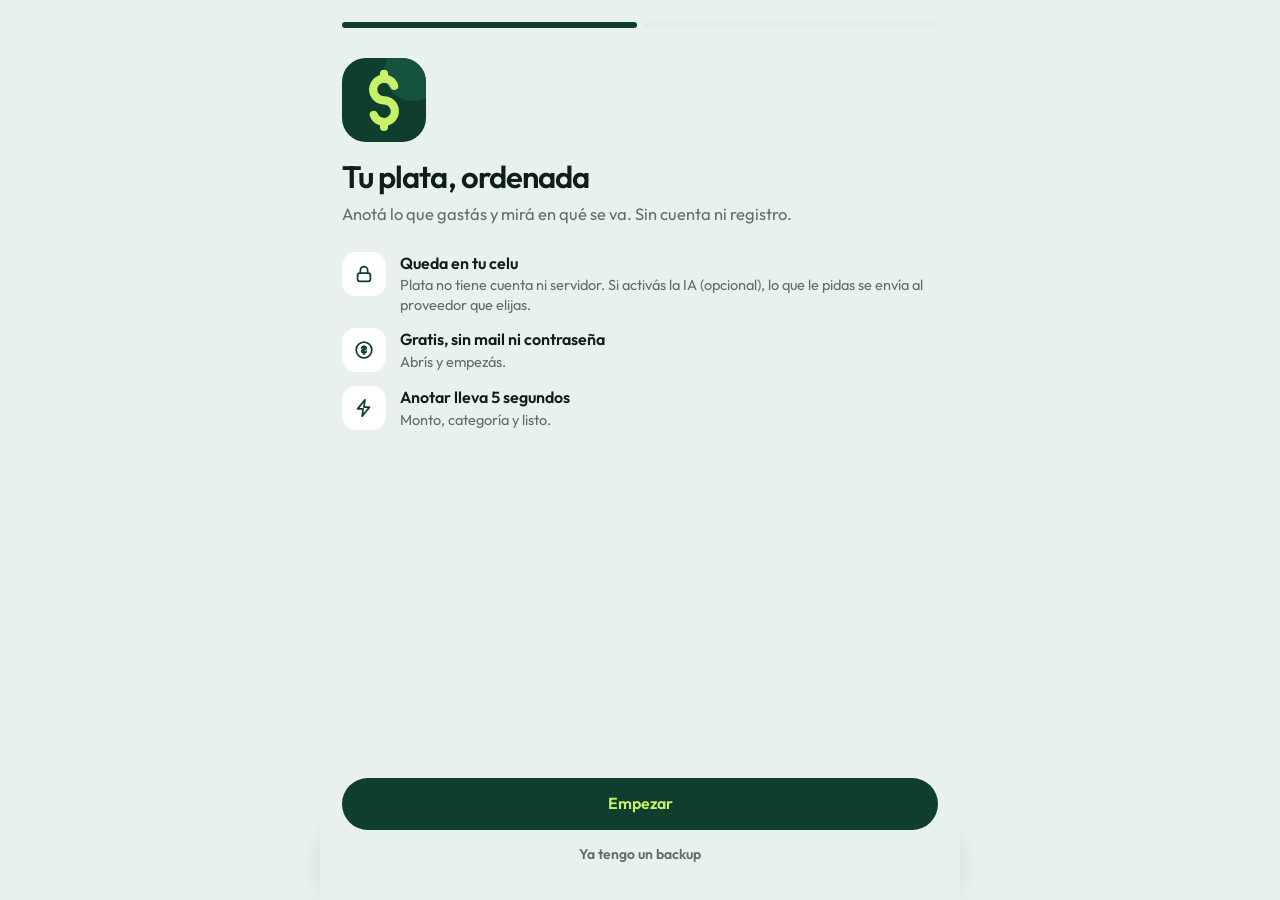
<file: index.html>
<!doctype html>
<html lang="es">
<head>
<meta charset="utf-8">
<meta name="viewport" content="width=device-width, initial-scale=1, viewport-fit=cover, interactive-widget=resizes-content">
<meta name="color-scheme" content="light dark">
<meta name="theme-color" content="#e9f1ec" media="(prefers-color-scheme: light)">
<meta name="theme-color" content="#0b1511" media="(prefers-color-scheme: dark)">
<meta name="apple-mobile-web-app-capable" content="yes">
<meta name="mobile-web-app-capable" content="yes">
<meta name="apple-mobile-web-app-title" content="Plata">
<link rel="manifest" href="manifest.json">
<link rel="icon" href="icons/icon.svg" type="image/svg+xml">
<link rel="apple-touch-icon" href="icons/icon-192.png">
<script>try{var t=localStorage.getItem('plata.theme');if(t==='light'||t==='dark'){var cs=t==='light'?'light dark':'dark';document.documentElement.setAttribute('data-theme',t);document.documentElement.style.colorScheme=cs;var m=document.querySelector('meta[name=color-scheme]');if(m)m.content=cs}}catch(e){}</script>
<link rel="preload" href="fonts/outfit.woff2" as="font" type="font/woff2" crossorigin>
<link rel="stylesheet" href="styles.css">
<title>Plata</title>
</head>
<body>
<div id="scroll" class="scroll">
<header class="top">
  <div><p class="sub" id="sub"></p><h1 id="title">Inicio</h1></div>
  <span class="top-actions">
  <button class="icon-btn ai-only" data-act="chat" aria-label="Asistente">
    <svg viewBox="0 0 24 24" width="22" height="22" fill="none" stroke="currentColor" stroke-width="1.8" stroke-linecap="round" stroke-linejoin="round"><path d="M12 3l1.8 4.7L18.5 9.5l-4.7 1.8L12 16l-1.8-4.7L5.5 9.5l4.7-1.8zM19 15l.8 2.2L22 18l-2.2.8L19 21l-.8-2.2L16 18l2.2-.8z"/></svg>
  </button>
  <button class="icon-btn" data-act="settings" aria-label="Ajustes y backup">
    <svg viewBox="0 0 24 24" width="22" height="22" fill="none" stroke="currentColor" stroke-width="1.8" stroke-linecap="round"><circle cx="12" cy="12" r="3"/><path d="M19.4 15a1.7 1.7 0 0 0 .3 1.8l.1.1a2 2 0 1 1-2.8 2.8l-.1-.1a1.7 1.7 0 0 0-1.8-.3 1.7 1.7 0 0 0-1 1.5V21a2 2 0 1 1-4 0v-.1a1.7 1.7 0 0 0-1.1-1.5 1.7 1.7 0 0 0-1.8.3l-.1.1a2 2 0 1 1-2.8-2.8l.1-.1a1.7 1.7 0 0 0 .3-1.8 1.7 1.7 0 0 0-1.5-1H3a2 2 0 1 1 0-4h.1a1.7 1.7 0 0 0 1.5-1.1 1.7 1.7 0 0 0-.3-1.8l-.1-.1a2 2 0 1 1 2.8-2.8l.1.1a1.7 1.7 0 0 0 1.8.3H9a1.7 1.7 0 0 0 1-1.5V3a2 2 0 1 1 4 0v.1a1.7 1.7 0 0 0 1 1.5 1.7 1.7 0 0 0 1.8-.3l.1-.1a2 2 0 1 1 2.8 2.8l-.1.1a1.7 1.7 0 0 0-.3 1.8V9a1.7 1.7 0 0 0 1.5 1H21a2 2 0 1 1 0 4h-.1a1.7 1.7 0 0 0-1.5 1z"/></svg>
  </button>
  </span>
</header>

<main id="main"></main>
</div>

<nav class="tabs" id="tabs" aria-label="Secciones">
  <button data-act="tab" data-v="home"><svg viewBox="0 0 24 24"><path d="M3 11l9-8 9 8M5 10v10h14V10"/></svg><span>Inicio</span></button>
  <button data-act="tab" data-v="mov"><svg viewBox="0 0 24 24"><rect x="3" y="5" width="18" height="16" rx="2.5"/><path d="M3 10h18M8 3v4M16 3v4"/></svg><span>Movimientos</span></button>
  <button class="add-center" data-act="addtx" aria-label="Anotar un gasto o ingreso"><span class="plus"><svg viewBox="0 0 24 24"><path d="M12 5v14M5 12h14"/></svg></span><span class="add-label">Anotar</span></button>
  <button data-act="tab" data-v="shared"><svg viewBox="0 0 24 24"><circle cx="9" cy="8" r="3.5"/><path d="M2.5 20c.5-3.5 3-5.5 6.5-5.5s6 2 6.5 5.5M16 4.8a3.5 3.5 0 0 1 0 6.4M18 14.8c2 .6 3.3 2.2 3.5 5.2"/></svg><span>Compartidos</span></button>
  <button data-act="tab" data-v="debts"><svg viewBox="0 0 24 24"><rect x="3" y="6" width="18" height="13" rx="2"/><path d="M3 10h18"/></svg><span>Deudas</span></button>
</nav>

<div id="overlay" class="overlay" hidden>
  <div class="sheet" role="dialog" aria-modal="true" aria-labelledby="sheet-title">
    <div class="sheet-head"><h2 id="sheet-title"></h2><button class="icon-btn" data-act="close" aria-label="Cerrar">✕</button></div>
    <div id="sheet-body"></div>
  </div>
</div>
<section id="chat" class="chat" hidden aria-label="Asistente">
  <div class="chat-head"><button class="icon-btn" data-act="chatclose" aria-label="Volver">‹</button><b>Asistente</b>
    <span class="top-actions"><button class="icon-btn" data-act="chatclear" aria-label="Nueva conversación">↺</button><button class="icon-btn" data-act="cfg" aria-label="Configurar">⚙</button></span></div>
  <div id="chat-log" class="chat-log"></div>
  <p id="chat-note" class="chat-note"></p>
  <div id="chat-att" class="chat-att" hidden></div>
  <form id="chat-form" class="chat-form"><label class="icon-btn att-btn" title="Adjuntar foto o PDF" aria-label="Adjuntar foto o PDF"><input type="file" id="chat-file" accept="image/*,application/pdf" hidden><svg viewBox="0 0 24 24" width="24" height="24" fill="none" stroke="currentColor" stroke-width="1.8" stroke-linecap="round" stroke-linejoin="round"><path d="M4 8h3l2-3h6l2 3h3v11H4z"/><circle cx="12" cy="13" r="3.5"/></svg></label><input id="chat-input" type="text" placeholder="Escribí o dictá…" autocomplete="off" enterkeyhint="send"><button id="chat-send" class="btn">Enviar</button></form>
</section>
<div id="update" class="update" hidden role="status"><span>Hay una versión nueva de Plata.</span><button class="btn sm" data-act="reload">Actualizar</button></div>
<div id="toast" class="toast" hidden></div>
<div id="saveerr" class="saveerr" role="alert" hidden></div>
<section id="onb" class="onb" role="dialog" aria-modal="true" aria-labelledby="onb-h" hidden></section>

<script src="core.js"></script>
<script src="app.js"></script>
<script src="llm.js"></script>
<script src="assistant.js"></script>
<script src="calc.js"></script>
<script src="items.js"></script>
<script src="import.js"></script>
<script src="grupos.js"></script>
<script src="respaldo.js"></script>
<script src="onboarding.js"></script>
</body>
</html>
</file>
<file: styles.css>
/* Fuente propia (OFL), alojada en la app para que se vea igual en todos los teléfonos y funcione sin internet */
@font-face{font-family:"Outfit";src:url(fonts/outfit.woff2) format("woff2");font-weight:400 800;font-style:normal;font-display:swap;
  unicode-range:U+0000-00FF,U+0131,U+0152-0153,U+02BB-02BC,U+02C6,U+02DA,U+02DC,U+0304,U+0308,U+0329,U+2000-206F,U+20AC,U+2122,U+2191,U+2193,U+2212,U+2215,U+FEFF,U+FFFD}
/* Plata — identidad "Bosque": bloques de color, verde profundo con acento lima, formas redondas y objetivos táctiles grandes.
   Regla fija: ingresos en verde y egresos en rojo, siempre (--pos / --neg; sobre el bloque oscuro, --posx / --negx). */
:root{
  --bg:#e9f1ec; --surface:#ffffff; --ink:#0c1f18; --muted:#5b7066; --line:#d3e0d8;
  --accent:#0f3d2e; --accent-ink:#c8f169; --lime:#c8f169; --chip:#e4eee8;
  --pos:#157a52; --neg:#c0302a; --warn:#935f0c; --posx:#7ee2a8; --negx:#ff8f80;
  --hero:#0f3d2e; --hero2:#165240; --tint:15,61,46;
  --display:"Outfit",system-ui,-apple-system,"Segoe UI",Roboto,sans-serif;
  --sans:"Outfit",system-ui,-apple-system,"Segoe UI",Roboto,sans-serif;
  --nav-h:72px; --ease:cubic-bezier(.2,.8,.2,1);
}
:root{color-scheme:light dark}
/* oscuro: automático (según el teléfono) o forzado con data-theme="dark" */
@media (prefers-color-scheme:dark){
  :root:not([data-theme=light]){--bg:#0b1511;--surface:#13211b;--ink:#e6f2ec;--muted:#8aa398;--line:#223a2f;--chip:#1a2c24;
    --accent:#c8f169;--accent-ink:#0f3d2e;--pos:#7ee2a8;--neg:#ff8f80;--warn:#e0a94a;--tint:0,0,0;--hero:#0f3d2e;--hero2:#165240;color-scheme:dark}
}
:root[data-theme=dark]{--bg:#0b1511;--surface:#13211b;--ink:#e6f2ec;--muted:#8aa398;--line:#223a2f;--chip:#1a2c24;
  --accent:#c8f169;--accent-ink:#0f3d2e;--pos:#7ee2a8;--neg:#ff8f80;--warn:#e0a94a;--tint:0,0,0;--hero:#0f3d2e;--hero2:#165240;color-scheme:dark}
/* colores de las cintas (categorías) y del calendario de gasto por día; validados para claro y oscuro */
:root{--c1:#1a8a64;--c2:#3c6fd1;--c3:#d9692a;--c4:#b4468d;--c5:#b88f0f;--c6:#8a9a91;
  --h0:#e3ece7;--t0:#4f665b;
  --r1:#f6b5a6;--r2:#e5735f;--r3:#cf4630;--r4:#a82a1c;--g1:#9bd9c2;--g2:#3fb398;--g3:#11806a;--g4:#0b6652;
  --rt1:#3a1209;--rt2:#2a0f0a;--rt3:#ffffff;--rt4:#ffffff;--gt1:#0c2a1f;--gt2:#06231a;--gt3:#ffffff;--gt4:#ffffff}
@media (prefers-color-scheme:dark){:root:not([data-theme=light]){--c1:#2fa888;--c2:#d9703c;--c3:#5b92ea;--c4:#c46aa0;--c5:#b88d18;--c6:#6f8279;
  --h0:#1a2c24;--t0:#9db8ab;
  --r1:#4a2420;--r2:#7d3129;--r3:#d9695a;--r4:#ff8f80;--g1:#17382f;--g2:#1f6a54;--g3:#2fa585;--g4:#7ee2a8;
  --rt1:#ffd2ca;--rt2:#ffffff;--rt3:#1c0905;--rt4:#2a0f0a;--gt1:#c4eedd;--gt2:#ffffff;--gt3:#04150e;--gt4:#04150e}}
:root[data-theme=dark]{--c1:#2fa888;--c2:#d9703c;--c3:#5b92ea;--c4:#c46aa0;--c5:#b88d18;--c6:#6f8279;
  --h0:#1a2c24;--t0:#9db8ab;
  --r1:#4a2420;--r2:#7d3129;--r3:#d9695a;--r4:#ff8f80;--g1:#17382f;--g2:#1f6a54;--g3:#2fa585;--g4:#7ee2a8;
  --rt1:#ffd2ca;--rt2:#ffffff;--rt3:#1c0905;--rt4:#2a0f0a;--gt1:#c4eedd;--gt2:#ffffff;--gt3:#04150e;--gt4:#04150e}
*{box-sizing:border-box;-webkit-tap-highlight-color:transparent}
html{-webkit-text-size-adjust:100%;text-size-adjust:100%}
html,body{overscroll-behavior-y:contain}
/* la página se desliza dentro de este contenedor (la barra del propio navegador no se puede ocultar con CSS, la de un contenedor sí) */
.scroll{position:fixed;inset:0;overflow-y:auto;overflow-x:hidden;overscroll-behavior-y:contain;scroll-behavior:smooth}   /* evita recargar sin querer al deslizar hacia abajo */
*{scrollbar-width:none}*::-webkit-scrollbar{display:none}   /* sin barra de desplazamiento visible (se sigue pudiendo deslizar) */
html,body{margin:0;background:var(--bg);color:var(--ink);font:16px/1.45 var(--sans);font-variant-numeric:tabular-nums}
button,input,select{font:inherit;color:inherit}
button{cursor:pointer;border:0;background:none;transition:transform .15s var(--ease),background-color .2s,opacity .2s}
button:active{transform:scale(.98)}

.top{position:sticky;top:0;z-index:5;display:flex;align-items:flex-end;justify-content:space-between;
  padding:calc(env(safe-area-inset-top) + 14px) 18px 10px;background:linear-gradient(var(--bg) 82%,transparent)}
.sub{margin:0;font-size:14px;color:var(--muted)}
.sub::first-letter{text-transform:uppercase}
.top h1{margin:0;font:600 32px/1.1 var(--display);letter-spacing:-.03em}
.icon-btn{width:46px;height:46px;border-radius:50%;display:grid;place-items:center;color:var(--muted)}
.icon-btn:hover{background:var(--chip);color:var(--ink)}
main{padding:2px 16px calc(var(--nav-h) + 120px + env(safe-area-inset-bottom));max-width:640px;margin:0 auto;position:relative}
main>*{animation:rise .38s var(--ease) both}
main>*:nth-child(2){animation-delay:.04s}main>*:nth-child(3){animation-delay:.08s}main>*:nth-child(4){animation-delay:.12s}
main>*:nth-child(5){animation-delay:.16s}main>*:nth-child(n+6){animation-delay:.2s}
@keyframes rise{from{opacity:0;transform:translateY(10px)}to{opacity:1;transform:none}}

/* superficies: bloques redondos de color, sin bordes */
.card{background:var(--surface);border-radius:28px;padding:16px 18px;margin-bottom:10px}
button.card{transition:transform .15s var(--ease),background-color .2s}
button.card:hover{background:var(--chip)}
/* bloque verde profundo: balance general y totales grandes */
.hero{position:relative;overflow:hidden;background:var(--hero);color:#fff;border-radius:34px;padding:18px 20px 16px;margin-bottom:10px}
.hero::after{content:"";position:absolute;right:-48px;top:-48px;width:170px;height:170px;border-radius:50%;background:var(--hero2);pointer-events:none}
.hero>*{position:relative;z-index:1}
.hero .label,.hero .muted{color:rgba(255,255,255,.75)}
.hero .big{color:var(--lime)}
.hero .big.neg{color:var(--negx)}
.hero .pos{color:var(--posx)}.hero .neg{color:var(--negx)}
.hero .pair{display:grid;grid-template-columns:1fr 1fr;gap:8px;margin-top:2px}
.hero .pair>div{background:rgba(255,255,255,.1);border-radius:20px;padding:10px 14px;display:grid;gap:1px}
.hero .pair b{font:600 19px var(--display);letter-spacing:-.02em;white-space:nowrap}
.label{font-size:14px;color:var(--muted);font-weight:500}
.big{font:600 46px/1.05 var(--display);letter-spacing:-.04em;margin:2px 0 12px}
.big.sm{font-size:36px}.big.xs{font-size:28px}
.stat.sm{font-size:20px}   /* balances larguísimos: la cifra se achica en vez de pasarse del ancho */
.pos{color:var(--pos)} .neg{color:var(--neg)} .muted{color:var(--muted)} .warn{color:var(--warn)}
.row{display:flex;align-items:center;gap:12px;justify-content:space-between}
.grid2{display:grid;grid-template-columns:1fr 1fr;gap:10px;margin-bottom:10px}
.grid2 .card{margin:0}
.stat{font:600 26px var(--display);margin-top:2px;letter-spacing:-.02em}
h3{margin:22px 0 8px;font:600 18px var(--display);color:var(--ink);letter-spacing:-.01em}
.card>h3:first-child{margin-top:0}
.list{margin-bottom:10px}
main>.list{background:var(--surface);border-radius:28px;padding:4px 14px}
.card .list,.dayc .list{background:none;border-radius:0;padding:0}
.item{display:flex;align-items:center;gap:14px;padding:11px 4px;min-height:60px;border-bottom:1px solid var(--line);width:100%;text-align:left;transition:background-color .2s,padding .2s var(--ease)}
.item:last-child{border-bottom:0}
@media (hover:hover){button.item:hover{background:var(--chip);padding-left:10px;padding-right:10px;border-radius:18px}}
.item .grow{flex:1;min-width:0}
.item .t{font-weight:600;white-space:nowrap;overflow:hidden;text-overflow:ellipsis}
.item .s{font-size:13.5px;color:var(--muted)}
.amt{font:600 17px var(--display);white-space:nowrap}
/* círculos con la inicial; en los movimientos toman el color de la categoría */
.dot{width:44px;height:44px;border-radius:50%;background:var(--chip);display:grid;place-items:center;font:600 18px var(--display);flex:none;color:var(--ink)}
.dot[style*="--c"]{color:#fff}
.dot.d5{color:#1d1500}
.dot svg{width:22px;height:22px;fill:none;stroke:currentColor;stroke-width:1.9;stroke-linecap:round;stroke-linejoin:round}
.dayh{display:flex;justify-content:space-between;align-items:baseline;padding:12px 4px 2px;font-size:13px;font-weight:600;color:var(--muted)}.dayh:first-child{padding-top:6px}.dayh span::first-letter{text-transform:uppercase}.dayh b{font-weight:600}
.bar{height:6px;border-radius:99px;background:var(--chip);overflow:hidden;margin-top:8px}
.bar>i{display:block;height:100%;background:var(--c1);border-radius:99px;transition:width .5s var(--ease)}
.catrow{margin:12px 0}.catrow .row{font-size:15px}
.empty{text-align:center;padding:40px 24px;color:var(--muted)}
.empty b{display:block;color:var(--ink);font:600 21px var(--display);margin-bottom:6px}

.btn{display:inline-flex;align-items:center;justify-content:center;gap:8px;min-height:52px;padding:0 24px;border-radius:26px;
  background:var(--accent);color:var(--accent-ink);font-weight:600;transition:transform .15s var(--ease),filter .2s,background-color .2s}
.btn:hover{filter:brightness(1.08)}
.btn.ghost{background:var(--chip);color:var(--ink)}.btn.ghost:hover{filter:none;background:var(--line)}
.btn.danger{background:transparent;color:var(--neg);box-shadow:inset 0 0 0 1.5px var(--line)}
.btn.block{width:100%}
.btn.sm{min-height:44px;padding:0 18px;font-size:15px;border-radius:22px}
.btns{display:flex;gap:8px;flex-wrap:wrap;margin-top:12px}
.month{display:flex;align-items:center;justify-content:space-between;margin:0 0 12px}
.month button{width:46px;height:46px;border-radius:50%;background:var(--surface);font-size:20px}
.month b{font:600 21px var(--display)}
/* botón central: anotar gasto o ingreso (círculo lima que sobresale de la barra) */
.tabs .add-center{flex:1.15;color:var(--ink);overflow:visible}
.add-center .plus{width:64px;height:64px;margin-top:-36px;border-radius:50%;background:var(--lime);color:#0f3d2e;display:grid;place-items:center;
  box-shadow:0 0 0 6px var(--bg),0 10px 20px rgba(var(--tint),.25);transition:transform .15s var(--ease),filter .2s}
.add-center .plus svg{width:30px;height:30px;stroke-width:2.4}
.add-center:hover .plus{filter:brightness(1.05)}
.add-center:active .plus{transform:scale(.94)}
.add-label{font-weight:700;margin-top:-1px}
.link{color:var(--accent);font-weight:600;text-decoration:underline;text-underline-offset:3px;padding:0}
:root:not([data-theme=dark]) .link{color:var(--c1)}
@media (prefers-color-scheme:dark){:root:not([data-theme=light]) .link{color:var(--accent)}}
.tiles .card{display:grid;gap:4px;text-align:left}
.tile-t{font:600 18px/1.2 var(--display);letter-spacing:-.01em}
.tiles .muted{font-size:13.5px}
.tabs{position:fixed;left:0;right:0;bottom:0;z-index:6;display:flex;height:calc(var(--nav-h) + env(safe-area-inset-bottom));
  padding-bottom:env(safe-area-inset-bottom);background:var(--surface);border-radius:30px 30px 0 0;box-shadow:0 -6px 20px rgba(var(--tint),.1)}
.tabs button{flex:1;display:flex;flex-direction:column;align-items:center;justify-content:center;gap:3px;color:var(--muted);font-size:12px;font-weight:500;position:relative}
.tabs svg{width:24px;height:24px;fill:none;stroke:currentColor;stroke-width:1.8;stroke-linecap:round;stroke-linejoin:round}
.tabs button.on{color:var(--accent);font-weight:700}
:root:not([data-theme=dark]) .tabs button.on{color:var(--hero)}
@media (prefers-color-scheme:dark){:root:not([data-theme=light]) .tabs button.on{color:var(--lime)}}
.tabs button.on svg{stroke-width:2.3}

.overlay{position:fixed;inset:0;z-index:40;background:rgba(5,20,14,.5);display:flex;align-items:flex-end;justify-content:center;backdrop-filter:blur(2px)}
.overlay[hidden]{display:none}
.sheet{background:var(--bg);width:100%;max-width:640px;max-height:92dvh;overflow:auto;border-radius:32px 32px 0 0;padding:8px 18px calc(24px + env(safe-area-inset-bottom));animation:up .28s var(--ease)}
@keyframes up{from{transform:translateY(48px);opacity:0}to{transform:none;opacity:1}}
.sheet-head{display:flex;justify-content:space-between;align-items:center;position:sticky;top:0;background:var(--bg);padding:10px 0;z-index:2}
.sheet-head h2{margin:0;font:600 24px var(--display);letter-spacing:-.02em}
form{display:grid;gap:14px}
label{display:grid;gap:6px;font-size:14px;font-weight:500;color:var(--muted)}
input[type=text],input[type=date],input[type=number],input[type=tel],input[type=password],select{
  width:100%;min-height:52px;padding:0 16px;border-radius:18px;border:0;background:var(--surface);color:var(--ink);font-size:17px;box-shadow:inset 0 0 0 1.5px var(--line);transition:box-shadow .2s}
input:focus,select:focus{outline:0;box-shadow:inset 0 0 0 2.5px var(--c1)}
/* tema Claro con el teléfono en oscuro: el navegador pinta en blanco el ícono del calendario */
@media (prefers-color-scheme:dark){:root[data-theme=light] input::-webkit-calendar-picker-indicator{filter:invert(1)}}
input.money{font:600 32px var(--display);min-height:68px;letter-spacing:-.02em}
.seg{display:grid;grid-auto-flow:column;gap:4px;background:var(--chip);padding:4px;border-radius:24px}
.seg label{margin:0;text-align:center;color:var(--ink);cursor:pointer;font-weight:500}
.seg input{position:absolute;opacity:0;pointer-events:none}
.seg span{display:block;padding:12px 6px;border-radius:20px;font-size:15px;transition:background-color .2s,color .2s}
.seg input:checked+span{background:var(--accent);color:var(--accent-ink);font-weight:600}
.checks{display:flex;flex-wrap:wrap;gap:8px}
.checks label{display:flex;flex-direction:row;align-items:center;gap:6px;background:var(--chip);color:var(--ink);padding:10px 14px;border-radius:99px;min-height:44px}
.toast{position:fixed;left:50%;transform:translateX(-50%);bottom:calc(var(--nav-h) + 96px + env(safe-area-inset-bottom));z-index:50;background:var(--ink);color:var(--bg);padding:12px 18px;border-radius:99px;font-size:14px;font-weight:600;max-width:90vw}
.toast[hidden]{display:none}
.update{position:fixed;left:14px;right:14px;bottom:calc(var(--nav-h) + 14px + env(safe-area-inset-bottom));z-index:45;max-width:612px;margin:0 auto;display:flex;align-items:center;justify-content:space-between;gap:12px;
  background:var(--ink);color:var(--bg);padding:10px 12px 10px 18px;border-radius:26px;box-shadow:0 10px 24px rgba(var(--tint),.3);font-weight:600;font-size:14px}
.update[hidden]{display:none}
.update .btn{background:var(--bg);color:var(--ink)}
.pill{display:inline-block;font-size:12px;font-weight:600;padding:2px 10px;border-radius:99px;background:var(--chip)}
.back{margin:0 0 8px -8px;color:var(--ink);font-weight:600;padding:8px}

.irow{display:grid;gap:8px;background:var(--surface);border-radius:20px;padding:10px}
.irow-top{display:grid;grid-template-columns:1fr 124px 40px;gap:8px;align-items:center}
.imp-top{display:grid;grid-template-columns:28px 1fr 118px;gap:8px;align-items:center}
.imp-top input[type=checkbox]{width:22px;height:22px;accent-color:var(--c1)}
.imp-bot{display:grid;grid-template-columns:1fr 1fr;gap:6px}
.imp-bot .m-cat{grid-column:1/-1}
.imp-bot input,.imp-bot select,.imp-top input[type=text]{font-size:14px;min-height:42px;padding:0 10px}
.btn:disabled{opacity:.5;cursor:default}
.combo{position:relative}
.combo input{padding-right:48px}
.combo-btn{position:absolute;right:3px;top:4px;width:46px;height:46px;border-radius:50%;color:var(--muted);font-size:16px}
.combo-btn:hover{background:var(--chip)}
.combo-list{position:absolute;left:0;right:0;top:calc(100% + 4px);z-index:8;max-height:220px;overflow:auto;background:var(--surface);border-radius:20px;
  box-shadow:0 12px 28px rgba(var(--tint),.28),inset 0 0 0 1.5px var(--line);padding:4px}
.combo-list[hidden]{display:none}
.combo-opt{display:block;width:100%;text-align:left;padding:12px 14px;border-radius:14px;color:var(--ink);font-size:16px}
.combo-opt:hover,.combo-opt:focus-visible{background:var(--chip)}
.combo-opt.new{color:var(--c1);font-weight:600}
.prows{display:grid;gap:10px}
.prow{display:grid;grid-template-columns:1fr 1fr 42px;gap:8px;align-items:center}
.prow.col{grid-template-columns:1fr;background:var(--surface);border-radius:20px;padding:10px}
.rowtop{display:grid;grid-template-columns:1fr 42px;gap:8px;align-items:center}
.checks label[hidden]{display:none}
.grid2 input[type=text]{min-height:46px;font-size:15px}
.top-actions{display:flex;gap:2px}
body:not(.has-ai) .ai-only{display:none!important}
.chat{position:fixed;inset:0;z-index:25;background:var(--bg);display:flex;flex-direction:column;max-width:640px;margin:0 auto}
.chat[hidden]{display:none}
.chat-head{display:flex;align-items:center;justify-content:space-between;padding:calc(env(safe-area-inset-top) + 10px) 12px 10px;box-shadow:0 1px 0 var(--line)}
.chat-head b{font:600 20px var(--display)}
.chat-head .icon-btn{font-size:22px}
.chat-log{flex:1;overflow:auto;padding:16px;display:flex;flex-direction:column;gap:10px}
.msg{max-width:85%;padding:11px 16px;border-radius:22px;line-height:1.4;word-wrap:break-word}
.msg.user{align-self:flex-end;background:var(--accent);color:var(--accent-ink);border-radius:22px 22px 6px 22px}
.msg.bot{align-self:flex-start;background:var(--surface);border-radius:22px 22px 22px 6px}
.msg.note{align-self:center;background:var(--chip);font-size:13px;font-weight:600;padding:6px 14px;color:var(--pos);border-radius:99px}
.msg.err{align-self:center;color:var(--neg);font-size:14px;text-align:center}
.typing{display:flex;gap:4px}.typing i{width:7px;height:7px;border-radius:50%;background:var(--muted);animation:b 1s infinite}
.typing i:nth-child(2){animation-delay:.15s}.typing i:nth-child(3){animation-delay:.3s}
@keyframes b{50%{opacity:.25}}
.chips{display:flex;flex-wrap:wrap;gap:8px;justify-content:center}
.chips button{background:var(--chip);padding:10px 16px;border-radius:99px;font-size:14px;min-height:44px}
.chips button:hover{background:var(--line)}
.chat-form{display:flex;gap:8px;padding:10px 12px calc(10px + env(safe-area-inset-bottom));box-shadow:0 -1px 0 var(--line)}
.chat-form input{flex:1;min-height:52px;padding:0 18px;border-radius:26px;border:0;background:var(--surface);box-shadow:inset 0 0 0 1.5px var(--line);font-size:17px}
.chat-form .btn:disabled{opacity:.5}
.att-btn{flex:none;width:52px;height:52px;background:var(--surface);box-shadow:inset 0 0 0 1.5px var(--line);color:var(--ink);cursor:pointer}
.chat-att{display:flex;align-items:center;gap:10px;padding:8px 14px;box-shadow:0 -1px 0 var(--line)}.chat-att[hidden]{display:none}
.chat-att img{width:44px;height:44px;border-radius:12px;object-fit:cover}.chat-att .n{flex:1;min-width:0;white-space:nowrap;overflow:hidden;text-overflow:ellipsis;font-size:14px}
.msg img.att{display:block;max-width:160px;max-height:160px;border-radius:12px;margin:0 0 6px}.msg .attf{font-size:14px;margin:0 0 6px;opacity:.85}
/* gastos por categoría / método de pago: selector + cinta + leyenda en cuadros */
.tog{display:grid;grid-template-columns:1fr 1fr;background:var(--chip);border-radius:24px;padding:4px;margin-bottom:12px}
.tog button{min-height:46px;border-radius:20px;font-weight:500;color:var(--muted)}
.tog .on{background:var(--accent);color:var(--accent-ink);font-weight:600}
.rib{display:flex;height:30px;border-radius:15px;overflow:hidden;gap:3px;margin:2px 0 12px}.rib i{display:block}
.lgd{display:grid;grid-template-columns:1fr 1fr;gap:8px}
.lgd>div{background:var(--bg);border-radius:20px;padding:9px 14px;min-width:0}
.lgd span{display:flex;align-items:center;gap:7px;font-size:14px;color:var(--muted);white-space:nowrap;min-width:0}
.lgd em{font-style:normal}.lgd .n{overflow:hidden;text-overflow:ellipsis;min-width:0}
.lgd b small{font:500 13px var(--sans);color:var(--muted);letter-spacing:0}
.lgd i{width:11px;height:11px;border-radius:3px;flex:none}.lgd b{display:flex;justify-content:space-between;align-items:baseline;gap:6px;font:600 17px var(--display);letter-spacing:-.01em}

/* ver por mes: resumen, calendario de calor con el importe en miles, día elegido */
.hero.slim{padding:14px 16px;border-radius:30px}
.hero.slim .pair{grid-template-columns:1fr 1fr 1fr;margin:0}
.hero.slim .pair>div{padding:8px 10px;background:transparent;border-radius:0}
.hero.slim .pair>div+div{border-left:1px solid rgba(255,255,255,.15)}
.hero.slim .pair b{font-size:15px}
.hero.slim::after{display:none}
.cal{display:grid;grid-template-columns:repeat(7,1fr);gap:5px}
.cal .w{font:500 12px var(--sans);text-align:center;color:var(--muted);padding-bottom:2px}
.cal .d{aspect-ratio:.82;min-height:48px;border-radius:14px;display:flex;flex-direction:column;align-items:center;justify-content:center;font:600 14px/1.15 var(--sans);color:var(--ink);position:relative}
.d small{font:500 10.5px/1 var(--sans)}.d small b{font-weight:800;margin-right:1px}
.d.l0{background:var(--h0);color:var(--t0)}
.d.r1{background:var(--r1);color:var(--rt1)}.d.r2{background:var(--r2);color:var(--rt2)}.d.r3{background:var(--r3);color:var(--rt3)}.d.r4{background:var(--r4);color:var(--rt4)}
.d.g1{background:var(--g1);color:var(--gt1)}.d.g2{background:var(--g2);color:var(--gt2)}.d.g3{background:var(--g3);color:var(--gt3)}.d.g4{background:var(--g4);color:var(--gt4)}
.d.f{background:transparent;box-shadow:inset 0 0 0 1.5px var(--line);color:var(--muted)}
.d.v{visibility:hidden}
.d.sel{box-shadow:0 0 0 3px var(--bg),0 0 0 5.5px var(--ink)}
.calkey{display:flex;align-items:center;gap:5px;font-size:12px;color:var(--muted);margin:12px 2px 0;flex-wrap:wrap}
.calkey i{width:16px;height:12px;border-radius:4px;display:block}.calkey i.mid{background:var(--h0);box-shadow:inset 0 0 0 1px var(--line)}
.calnote{margin:8px 2px 0;font-size:13px;color:var(--muted)}.calnote b{color:var(--ink)}
.dayc{margin-top:14px;background:var(--surface);border-radius:28px;padding:8px 16px 4px}
.dayc .dh{display:flex;justify-content:space-between;align-items:baseline;padding:8px 0 2px;font:600 18px var(--display);letter-spacing:-.02em}
.dayc .dh span{font:600 16px var(--display)}
.dayc .list{margin:0}
.fchips{display:flex;gap:8px;margin:18px 0 6px;flex-wrap:wrap}
.fchips button{min-height:46px;padding:0 18px;border-radius:99px;background:var(--surface);color:var(--muted);font-weight:500}
.fchips .on{background:var(--accent);color:var(--accent-ink);font-weight:600}
/* campos de monto: símbolo $ fijo a la izquierda */
.mi{position:relative;display:block;min-width:0}
.mi>.cur{position:absolute;left:13px;top:50%;transform:translateY(-50%);color:var(--muted);font-weight:600;font-size:15px;pointer-events:none;transition:color .15s}
.mi:has(input:not(:placeholder-shown))>.cur{color:var(--ink)}
.mi input[inputmode]{padding-left:26px}
.imp-top .mi>.cur,.irow-top .mi>.cur{left:10px;font-size:14px}
.imp-top .mi input[inputmode],.irow-top .mi input[inputmode]{padding-left:22px;padding-right:8px}
.mi.big>.cur{left:16px;font:600 28px var(--display)}
.mi.big input[inputmode]{padding-left:42px}
/* cambio de categoría ↔ método de pago: solo se anima la cinta y la leyenda */
.swap{animation:swapin .28s var(--ease) both}
@keyframes swapin{from{opacity:0;transform:translateY(5px)}to{opacity:1;transform:none}}
/* mover plata: cómo queda el saldo de cada cuenta */
.effect{background:var(--surface);border-radius:18px;padding:10px 14px;font-size:14px;display:flex;justify-content:space-between;align-items:center;gap:10px}
/* fichas de cuenta sobre el calendario */
.chips2{display:flex;gap:8px;overflow-x:auto;scrollbar-width:none;margin:0 -16px 12px;padding:2px 16px}.chips2::-webkit-scrollbar{display:none}
.chips2 button{flex:none;min-height:46px;padding:0 16px;border-radius:99px;background:var(--surface);color:var(--muted);font-weight:500;display:flex;align-items:center;gap:8px;white-space:nowrap}
.chips2 button i{width:10px;height:10px;border-radius:50%;display:block;flex:none}
.chips2 .on{background:var(--accent);color:var(--accent-ink);font-weight:600}
.dot.tr{background:var(--chip);color:var(--muted);font-size:20px}
/* balance: ojo, línea de resumen y detalle por cuenta */
.hero .toprow{display:flex;justify-content:space-between;align-items:flex-start}
.eye{width:44px;height:44px;margin:-8px -10px 0 0;display:grid;place-items:center;border-radius:50%;color:rgba(255,255,255,.85);flex:none}
.eye svg{width:24px;height:24px;fill:none;stroke:currentColor;stroke-width:1.8;stroke-linecap:round;stroke-linejoin:round}
.hero .insight{font-size:13.5px;margin:-6px 0 8px;color:rgba(255,255,255,.85)}.hero .insight b{font-weight:700}
.hero .det{display:flex;align-items:center;gap:10px;width:100%;color:rgba(255,255,255,.8);font:600 13px var(--sans);letter-spacing:.08em;text-transform:uppercase;margin:0 0 2px;min-height:44px}
.hero .det i{flex:1;height:1px;background:rgba(255,255,255,.22);display:block}
.hero .drows{margin-bottom:8px}
.hero .drow{display:grid;grid-template-columns:16px 1fr auto;gap:10px;align-items:center;min-height:46px;width:100%;text-align:left;color:#fff;border-top:1px solid rgba(255,255,255,.1)}
.hero .drow i{width:10px;height:10px;border-radius:50%;display:block}.hero .drow b{font:600 16px var(--display)}.hero .drow small{opacity:.7;font-size:12.5px;margin-left:6px}
.hero .drow b.neg{color:var(--negx)}
/* elegir la cuenta con una lista: círculo de selección, nombre, saldo y cómo queda */
.pk>.label{margin-bottom:6px}
.rcards{display:grid;border-radius:22px;background:var(--surface);overflow:hidden;box-shadow:inset 0 0 0 1.5px var(--line)}
.rcmore{display:grid}.rcmore[hidden]{display:none}
.rc{display:grid;grid-template-columns:28px 1fr auto;gap:12px;align-items:center;min-height:62px;padding:6px 14px;width:100%;text-align:left;border-top:1px solid var(--line)}
.rcards>.rc:first-child{border-top:0}
.rc .rb{width:24px;height:24px;border-radius:50%;box-shadow:inset 0 0 0 2px var(--muted);display:block;flex:none}
.rc.on{background:var(--chip)}.rc.on .rb{box-shadow:inset 0 0 0 7px var(--accent)}
.rc b{display:block;font-weight:600}.rc small{display:block;color:var(--muted);font-size:13px}
.rc .am{font:600 16px var(--display);white-space:nowrap}
.rc:disabled{opacity:.4;cursor:default}
.rc.more{min-height:50px;color:var(--muted);font-weight:500}
.rc.add{grid-template-columns:28px 1fr}.rc.add .rb.plus{box-shadow:none;display:grid;place-items:center;font:500 22px/1 var(--sans);color:var(--c1)}
.rc.add .newbtn{text-align:left;font-weight:600;color:var(--c1);min-height:44px}.rc.add .newbtn[hidden],.rc.add .newin[hidden]{display:none}
.rc.add .newin{min-height:44px;box-shadow:none;background:transparent;padding:0;border-radius:0;font-size:16px}
.rc.add .newin:focus{box-shadow:none}
.item .ch{color:var(--muted);font-size:22px;flex:none}
.sheet h3:first-child{margin-top:4px}
/* hoja de resumen de una cuenta */
.mini3{display:grid;gap:8px;margin:2px 0 14px}
.mini3>div{background:var(--surface);border-radius:20px;padding:10px 12px;min-width:0}
.mini3 small{display:block;color:var(--muted);font-size:12.5px}.mini3 b{display:block;font:600 16px var(--display);margin-top:2px;white-space:nowrap;overflow:hidden;text-overflow:ellipsis}
.mini3.stack{grid-template-columns:1fr}.mini3.stack>div{display:flex;justify-content:space-between;align-items:baseline;gap:12px}.mini3.stack b{margin:0;font-size:17px}
.acts{display:flex;gap:8px;margin:12px 0 0}.acts .btn{flex:1;min-width:0;padding:0 10px;font-size:15px}
.lgd.long b{font-size:15px;flex-wrap:wrap;row-gap:0}
.hero .drow>span{min-width:0;overflow:hidden;text-overflow:ellipsis;white-space:nowrap}.hero .drow b{white-space:nowrap}
/* lista de modelos de IA dentro de la hoja de configuración */
.mpick{display:grid;gap:4px;max-height:260px;overflow-y:auto;background:var(--surface);border-radius:20px;padding:6px;margin:6px 0 4px}
.mpick button{text-align:left;padding:9px 12px;border-radius:14px;min-height:48px;display:block;width:100%}
.mpick b{display:block;font-weight:600;font-size:15px}.mpick small{display:block;color:var(--muted);font-size:12.5px;overflow-wrap:anywhere}
.mpick button.on{background:var(--accent);color:var(--accent-ink)}.mpick button.on small{color:inherit;opacity:.8}
/* bienvenida (primera vez) */
.onb{position:fixed;inset:0;z-index:60;background:var(--bg);overflow-y:auto;padding:calc(env(safe-area-inset-top) + 22px) 22px calc(22px + env(safe-area-inset-bottom));display:flex;flex-direction:column;max-width:640px;margin:0 auto}
.onb[hidden]{display:none}
.onb>*{flex:none}.onb h1{font:600 31px/1.1 var(--display);letter-spacing:-.03em;margin:18px 0 8px;outline:0}.onb-lead{font-size:16.5px;color:var(--muted);margin:0 0 20px}
.onb-push{flex:1 0 12px}.onb-logo{width:84px;height:84px;border-radius:24px;display:block;margin-top:30px}
.onb-top{display:flex;align-items:center;gap:10px}.onb-top .onb-dots{flex:1}.onb-back{width:44px;height:44px;border-radius:50%;font-size:28px;line-height:1;color:var(--muted);margin-left:-10px}
.onb-dots{display:flex;gap:6px}.onb-dots i{height:6px;flex:1;border-radius:99px;background:var(--chip)}.onb-dots i.on{background:var(--accent)}
.onb-skip{color:var(--muted);font-weight:600;min-height:48px;display:flex;align-items:center;justify-content:center;width:100%;text-align:center}
.onb-pts{display:grid;gap:14px;margin:6px 0 22px}.onb-pts>div{display:flex;gap:14px;align-items:flex-start}
.onb-pts .ico{width:44px;height:44px;border-radius:14px;background:var(--surface);display:grid;place-items:center;flex:none;color:var(--accent)}
.onb-pts svg{width:22px;height:22px;fill:none;stroke:currentColor;stroke-width:1.9;stroke-linecap:round;stroke-linejoin:round}
.onb-pts p{margin:0}.onb-pts b{display:block;font-weight:600}.onb-pts span{display:block;color:var(--muted);font-size:14.5px;line-height:1.35}
.onb-acc{display:grid;grid-template-columns:44px 1fr;gap:12px;align-items:center;margin:0 0 10px}.onb-acc .dot{width:44px;height:44px}
.onb-acc label{margin:0;display:grid;gap:4px}.onb-acc .nm{font-weight:600}.onb-acc .mi input{font:600 20px var(--display);height:52px}
.onb-sum{display:flex;justify-content:space-between;align-items:baseline;background:var(--surface);border-radius:22px;padding:14px 18px;margin:6px 0 14px}.onb-sum b{font:600 24px var(--display)}
body.onb-open{overflow:hidden}
/* integrantes del grupo y reparto por montos / % */
.mem{display:flex;flex-wrap:wrap;gap:8px;margin:0 0 12px}.mem button{background:var(--chip);border-radius:20px;min-height:44px;padding:0 14px;font-weight:500;font-size:14.5px}.mem .add{background:transparent;box-shadow:inset 0 0 0 1.5px var(--line);color:var(--muted)}
.gpers{display:grid;grid-template-columns:1fr 140px;gap:10px;align-items:center;margin:0 0 8px}.gpers>*{min-width:0}.gpers .nm{font-weight:600;overflow:hidden;text-overflow:ellipsis}.gpers .mi input{width:100%;min-width:0;box-sizing:border-box}.gpers .mi input{height:48px;font:600 17px var(--display)}
.mi.pct>.cur{left:auto;right:14px}.mi.pct input[inputmode]{padding-left:14px;padding-right:32px}
.gleft{display:flex;justify-content:space-between;align-items:center;background:var(--chip);border-radius:16px;padding:11px 14px;margin:2px 0 10px;font-size:14px}.gleft b{font-weight:600}
.mrow{display:flex;justify-content:space-between;align-items:center;gap:12px;padding:9px 0;border-bottom:1px solid var(--line)}.mrow:last-of-type{border:0}.mrow b{font-weight:600}
/* error de guardado y resumen de restauración */
.saveerr{position:fixed;left:12px;right:12px;top:calc(env(safe-area-inset-top) + 10px);z-index:80;background:var(--ink);color:var(--bg);border-radius:20px;padding:14px 16px;font-size:14px;line-height:1.4;box-shadow:0 14px 40px rgba(0,0,0,.35);max-width:616px;margin:0 auto}
.saveerr[hidden]{display:none}.saveerr .btn{min-height:40px}.saveerr .btn.ghost{color:var(--bg);box-shadow:inset 0 0 0 1.5px currentColor}
.insight .info{min-width:28px;min-height:28px;border-radius:50%;font-size:14px;color:inherit;opacity:.8;vertical-align:baseline}
.cmp3{display:grid;grid-template-columns:1fr auto auto;gap:6px 14px;font-size:14.5px;margin:8px 0}.cmp3 .h{color:var(--muted);font-size:12.5px;text-align:right}.cmp3 .n{text-align:right;font-weight:600}
.csvprev{border-collapse:collapse;font-size:12.5px;width:100%}.csvprev td{padding:4px 8px;border:1px solid var(--line);white-space:nowrap;color:var(--muted)}
.cmpdup{display:grid;gap:8px}
.chat-note{margin:0;padding:6px 14px 0;font-size:12px;line-height:1.35;color:var(--muted)}
.card .insight{font-size:14px;margin:8px 0 0;color:var(--muted)}.card .insight b{font-weight:700}
/* carga rápida */
details.more{margin:2px 0}details.more>summary{min-height:44px;display:flex;align-items:center;gap:6px;cursor:pointer;font-weight:600;color:var(--muted);list-style:none}
details.more>summary::-webkit-details-marker{display:none}details.more>summary::before{content:"▸";font-size:12px}details.more[open]>summary::before{content:"▾"}
.morebody{display:grid;gap:14px;padding:4px 0 8px}
.stickybar{position:sticky;bottom:0;z-index:3;background:linear-gradient(transparent,var(--bg) 14px);padding:14px 0 calc(8px + env(safe-area-inset-bottom));display:grid;gap:8px}
.rcards[hidden]{display:none}.rc.cursel{width:100%;border-radius:22px;background:var(--surface);box-shadow:inset 0 0 0 1.5px var(--line)}.rc.cursel .chg{color:var(--accent);font-weight:600;font-size:14px;margin-left:auto}
.toast .toastbtn{margin-left:8px;color:var(--lime);font-weight:700;text-decoration:underline;min-height:32px;padding:0 6px}
.srch{display:grid;grid-template-columns:1fr;gap:8px;margin:0 0 10px}.srch input[type=search]{min-height:52px;padding:0 18px;border-radius:26px;border:0;background:var(--surface);box-shadow:inset 0 0 0 1.5px var(--line);font-size:16px;width:100%}
.srch select{min-height:48px}
/* escritorio: encabezado y barra de navegación alineados con la columna de contenido */
.top,.tabs{max-width:640px;margin-left:auto;margin-right:auto}
main.still>*{animation:none!important}
.back{min-height:46px;display:inline-flex;align-items:center}
:focus-visible{outline:3px solid var(--c1);outline-offset:2px}
@media (prefers-reduced-motion:reduce){*,*::before,*::after{animation-duration:.01ms!important;animation-delay:0s!important;transition-duration:.01ms!important;scroll-behavior:auto!important}}
</file>
